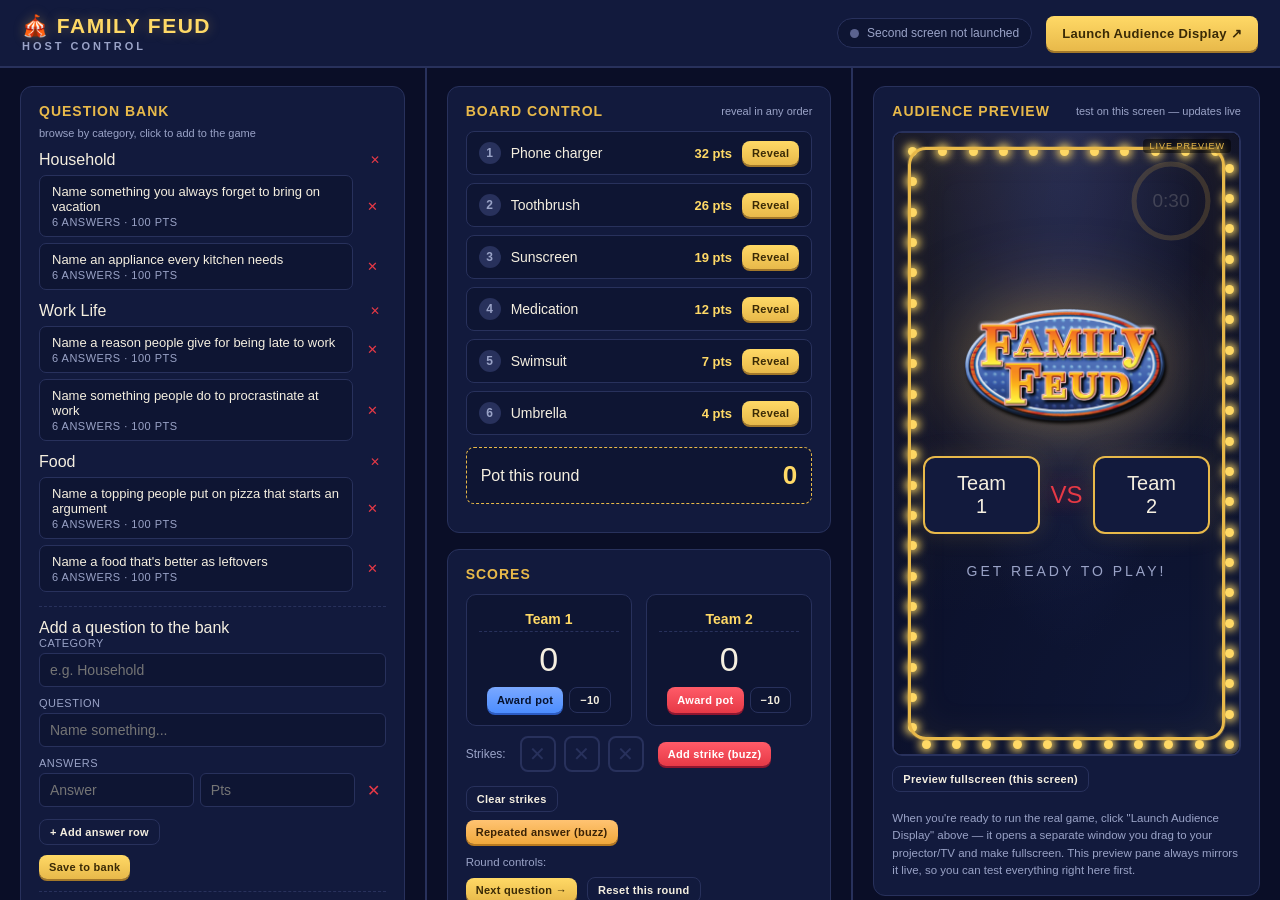
<file: family-feud v1.4/index.html>
<!DOCTYPE html>
<html lang="en">
<head>
<meta charset="UTF-8">
<meta name="viewport" content="width=device-width, initial-scale=1">
<title>Family Feud — Host Control</title>
<link rel="stylesheet" href="style.css">
</head>
<body>
<div id="host-view">

  <div class="host-topbar">
    <h1>🎪 FAMILY FEUD <span>HOST CONTROL</span></h1>
    <div class="topbar-right">
      <div class="status-pill" id="connStatus"><span class="status-dot"></span><span id="connText">Second screen not launched</span></div>
      <button class="btn btn-gold" id="btnLaunch">Launch Audience Display ↗</button>
    </div>
  </div>

  <div class="host-body">
    <div class="host-col left">

      <div class="card">
        <h2>Question Bank <small>browse by category, click to add to the game</small></h2>
        <div id="bankBrowser"></div>

        <div class="bank-draft" style="margin-top:14px;border-top:1px dashed var(--navy-line);padding-top:12px;">
          <div class="category-title">Add a question to the bank</div>
          <div class="editor-field">
            <label>Category</label>
            <input type="text" id="draftCategory" list="draftCategoryList" placeholder="e.g. Household">
            <datalist id="draftCategoryList"></datalist>
          </div>
          <div class="editor-field">
            <label>Question</label>
            <input type="text" id="draftQuestion" placeholder="Name something...">
          </div>
          <div class="editor-field">
            <label>Answers</label>
            <div id="draftAnswerList"></div>
            <button class="btn btn-outline btn-sm" id="btnDraftAddAnswer" style="margin-top:6px;">+ Add answer row</button>
          </div>
          <button class="btn btn-gold btn-sm" id="btnDraftSave">Save to bank</button>
        </div>

        <div class="field-row" style="margin-top:12px;border-top:1px dashed var(--navy-line);padding-top:12px;">
          <label class="btn btn-outline btn-sm file-label" for="txtImportInput">Import into bank (.txt)</label>
          <input type="file" id="txtImportInput" accept=".txt,text/plain" style="display:none;">
          <button class="btn btn-outline btn-sm" id="btnExportTxt">Export bank as .txt</button>
          <button class="btn btn-outline btn-sm" id="btnDownloadExample">Download example .txt</button>
        </div>
        <button class="btn btn-outline btn-sm" id="btnToggleFormatHelp">Format guide ▾</button>
        <div id="formatHelpBody" class="format-help">
          <p>Separate each question with a blank line. Lines starting with <code>#</code> are ignored. Multiple questions can share the same category.</p>
<pre># Family Feud question bank
Category: Household
Question: Name something you always forget to bring on vacation
Phone charger - 32
Toothbrush - 26
Sunscreen - 19
Medication - 12
Swimsuit - 7
Umbrella - 4

Category: Work Life
Question: Name a reason people give for being late to work
Traffic - 35
Overslept - 24</pre>
          <p>The <code>Category:</code> / <code>Question:</code> labels are optional — if left off, the first line of a block is treated as the category and the second as the question. Answers can use <code> - </code>, <code>,</code>, or just a trailing number for points.</p>
        </div>
      </div>

      <div class="card">
        <h2>Rounds <small id="roundCountHint"></small></h2>
        <div class="round-tabs" id="roundTabs"></div>
        <div class="field-row">
          <button class="btn btn-outline btn-sm" id="btnAddRound">+ Add blank round</button>
          <button class="btn btn-outline btn-sm" id="btnDeleteRound">Delete this round</button>
        </div>
        <div class="hint">This is the live sequence for tonight's game — pick questions from the bank above, or add a blank round and write a one-off question by hand below.</div>
      </div>

      <div class="card">
        <h2>Edit question <small>changes apply live</small></h2>
        <div class="editor-field">
          <label>Category</label>
          <input type="text" id="editCategory">
        </div>
        <div class="editor-field">
          <label>Question</label>
          <input type="text" id="editQuestion">
        </div>
        <div class="editor-field">
          <label>Answers (top to bottom = highest to lowest points, typically)</label>
          <div id="answerEditList"></div>
          <button class="btn btn-outline btn-sm" id="btnAddAnswer" style="margin-top:6px;">+ Add answer</button>
        </div>
      </div>

      <div class="card">
        <h2>Settings</h2>
        <div class="field-row">
          <label>Strike limit</label>
          <input type="number" id="strikeLimitInput" min="1" max="5" value="3">
        </div>
      </div>

    </div>

    <div class="host-col mid">

      <div class="card">
        <h2>Board control <small>reveal in any order</small></h2>
        <div id="boardControlList"></div>
        <div class="pot-display">
          <span>Pot this round</span>
          <b id="potValue">0</b>
        </div>
      </div>

      <div class="card">
        <h2>Scores</h2>
        <div class="score-panel">
          <div class="score-box">
            <input type="text" class="team-name" id="team1Name" value="Team 1">
            <div class="score-val" id="team1Score">0</div>
            <div class="score-btns">
              <button class="btn btn-blue btn-sm" id="btnAwardTeam1">Award pot</button>
              <button class="btn btn-outline btn-sm" id="btnMinus1">−10</button>
            </div>
          </div>
          <div class="score-box">
            <input type="text" class="team-name" id="team2Name" value="Team 2">
            <div class="score-val" id="team2Score">0</div>
            <div class="score-btns">
              <button class="btn btn-red btn-sm" id="btnAwardTeam2">Award pot</button>
              <button class="btn btn-outline btn-sm" id="btnMinus2">−10</button>
            </div>
          </div>
        </div>
        <div class="strike-panel">
          <span style="font-size:12px;color:var(--text-dim);">Strikes:</span>
          <div id="strikeBoxes" style="display:flex;gap:8px;"></div>
          <button class="btn btn-red btn-sm" id="btnAddStrike">Add strike (buzz)</button>
          <button class="btn btn-outline btn-sm" id="btnClearStrikes">Clear strikes</button>
        </div>
        <div class="field-row" style="margin-top:8px;">
          <button class="btn btn-amber btn-sm" id="btnRepeatAnswer">Repeated answer (buzz)</button>
        </div>
        <div class="hint">Round controls:</div>
        <div class="field-row" style="margin-top:6px;">
          <button class="btn btn-gold btn-sm" id="btnNextQuestion">Next question →</button>
          <button class="btn btn-outline btn-sm" id="btnResetRound">Reset this round</button>
          <button class="btn btn-outline btn-sm" id="btnResetGame">Reset whole game</button>
        </div>
      </div>

      <div class="card">
        <h2>Timer <small>host-controlled, manual start</small></h2>
        <div class="timer-readout" id="hostTimerReadout">0:30</div>
        <div class="field-row">
          <label>Duration (seconds)</label>
          <input type="number" id="timerDurationInput" min="5" max="600" value="30">
        </div>
        <div class="field-row">
          <button class="btn btn-gold btn-sm" id="btnTimerStart">Start</button>
          <button class="btn btn-outline btn-sm" id="btnTimerPause">Pause</button>
          <button class="btn btn-outline btn-sm" id="btnTimerReset">Reset</button>
        </div>
        <div class="hint">The timer badge appears on the audience display (top-right) whenever you start it. It plays a sound and flashes at zero — nothing else happens automatically, so you decide what to do next.</div>
      </div>

      <div class="card">
        <h2>Game flow</h2>
        <div class="field-row">
          <button class="btn btn-gold btn-sm" id="btnStartGame">Start Game (leave intro)</button>
          <button class="btn btn-outline btn-sm" id="btnShowIntro">Show Intro Screen</button>
        </div>
        <div class="hint">The audience display opens on the intro screen with a "Team A vs Team B" title card. Click "Start Game" when you're ready to move to the first question.</div>
      </div>

    </div>

    <div class="host-col right">
      <div class="card preview-card">
        <h2>Audience Preview <small>test on this screen — updates live</small></h2>
        <div class="preview-frame-wrap">
          <iframe id="previewFrame" title="Audience display preview"></iframe>
        </div>
        <div class="field-row" style="margin-top:10px;">
          <button class="btn btn-outline btn-sm" id="btnPreviewFullscreen">Preview fullscreen (this screen)</button>
        </div>
        <div class="hint">When you're ready to run the real game, click "Launch Audience Display" above — it opens a separate window you drag to your projector/TV and make fullscreen. This preview pane always mirrors it live, so you can test everything right here first.</div>
      </div>
    </div>

  </div>
</div>

<div class="modal-overlay" id="importModal">
  <div class="modal-box">
    <h3>Import into bank</h3>
    <p id="importSummary"></p>
    <div class="import-errors" id="importErrors"></div>
    <div class="modal-actions">
      <button class="btn btn-gold btn-sm" id="btnImportReplace">Replace bank</button>
      <button class="btn btn-outline btn-sm" id="btnImportAdd">Add to bank</button>
      <button class="btn btn-outline btn-sm" id="btnImportCancel">Cancel</button>
    </div>
  </div>
</div>

<script src="script.js"></script>
</body>
</html>
</file>
<file: family-feud v1.4/style.css>
:root{
  --navy-deep:#0A0E27;
  --navy-panel:#121a3d;
  --navy-panel2:#0e1533;
  --navy-line:#28315c;
  --gold:#E8B94A;
  --gold-bright:#FFD966;
  --red:#E63946;
  --red-deep:#8f1630;
  --cream:#F5EFE0;
  --text-dim:#9AA3C7;
  --green:#3DDC84;
  --blue-team:#4C8DFF;
  --font-display:'Arial Black', Impact, 'Haettenschweiler', 'Franklin Gothic Bold', sans-serif;
  --font-body:'Segoe UI', Tahoma, Geneva, sans-serif;
}
*{box-sizing:border-box;}
html,body{margin:0;padding:0;height:100%;background:var(--navy-deep);color:var(--cream);font-family:var(--font-body);}
::selection{background:var(--gold);color:var(--navy-deep);}
button{font-family:var(--font-body);cursor:pointer;}
input,select,textarea{font-family:var(--font-body);}
button:focus-visible, input:focus-visible, [tabindex]:focus-visible{outline:3px solid var(--gold-bright);outline-offset:2px;}

#host-view{display:flex;flex-direction:column;height:100vh;overflow:hidden;}
.host-topbar{display:flex;align-items:center;justify-content:space-between;padding:14px 22px;background:var(--navy-panel);border-bottom:2px solid var(--navy-line);flex:0 0 auto;}
.host-topbar h1{font-family:var(--font-display);font-size:21px;letter-spacing:1.5px;margin:0;color:var(--gold-bright);text-shadow:0 0 12px rgba(232,185,74,.35);}
.host-topbar h1 span{display:block;font-size:11px;letter-spacing:3px;color:var(--text-dim);font-family:var(--font-body);text-shadow:none;margin-top:2px;}
.topbar-right{display:flex;align-items:center;gap:14px;}
.status-pill{display:flex;align-items:center;gap:8px;font-size:12px;padding:7px 12px;border-radius:20px;background:var(--navy-panel2);border:1px solid var(--navy-line);color:var(--text-dim);transition:.2s;}
.status-dot{width:9px;height:9px;border-radius:50%;background:#5b638f;transition:.2s;}
.status-pill.connected .status-dot{background:var(--green);box-shadow:0 0 8px var(--green);animation:pulseDot 1.5s infinite;}
.status-pill.connected{color:var(--green);border-color:rgba(61,220,132,.4);}
@keyframes pulseDot{0%,100%{opacity:1;}50%{opacity:.4;}}

.btn{border:none;border-radius:8px;padding:10px 16px;font-weight:700;font-size:13px;letter-spacing:.3px;transition:transform .12s ease, box-shadow .12s ease, opacity .12s ease;}
.btn:active{transform:scale(.96);}
.btn-gold{background:linear-gradient(180deg,var(--gold-bright),var(--gold));color:#3a2a06;box-shadow:0 2px 0 #a3782a;}
.btn-gold:hover{box-shadow:0 3px 10px rgba(232,185,74,.4);}
.btn-red{background:linear-gradient(180deg,#ff5b68,var(--red));color:#fff;box-shadow:0 2px 0 var(--red-deep);}
.btn-amber{background:linear-gradient(180deg,#ffc372,#F0A83C);color:#3a2205;box-shadow:0 2px 0 #b8791f;}
.btn-blue{background:linear-gradient(180deg,#7aa8ff,var(--blue-team));color:#06122e;box-shadow:0 2px 0 #2c5cc4;}
.btn-outline{background:transparent;border:1px solid var(--navy-line);color:var(--cream);}
.btn-outline:hover{border-color:var(--gold);color:var(--gold-bright);}
.btn:disabled{opacity:.35;cursor:not-allowed;transform:none;box-shadow:none;}
.btn-sm{padding:6px 10px;font-size:11px;}

.host-body{flex:1 1 auto;display:grid;grid-template-columns:1fr 1fr 1fr;gap:0;overflow:hidden;}
.host-col{overflow-y:auto;padding:18px 20px 40px;}
.host-col.left{border-right:2px solid var(--navy-line);}
.host-col.mid{border-right:2px solid var(--navy-line);}

.card{background:var(--navy-panel);border:1px solid var(--navy-line);border-radius:12px;padding:16px 18px;margin-bottom:16px;animation:cardIn .35s ease both;}
@keyframes cardIn{from{opacity:0;transform:translateY(6px);}to{opacity:1;transform:translateY(0);}}
.card h2{font-family:var(--font-display);font-size:14px;letter-spacing:1px;margin:0 0 12px;color:var(--gold);text-transform:uppercase;display:flex;align-items:center;justify-content:space-between;gap:8px;flex-wrap:wrap;}
.card h2 small{font-family:var(--font-body);text-transform:none;letter-spacing:0;color:var(--text-dim);font-weight:400;font-size:11px;}

.field-row{display:flex;align-items:center;gap:10px;margin-bottom:10px;flex-wrap:wrap;}
.field-row label{flex:0 0 150px;font-size:13px;color:var(--text-dim);}
.field-row input[type=number]{width:70px;background:var(--navy-panel2);border:1px solid var(--navy-line);color:var(--cream);border-radius:6px;padding:6px 8px;}
.field-row input[type=text]{flex:1;background:var(--navy-panel2);border:1px solid var(--navy-line);color:var(--cream);border-radius:6px;padding:6px 8px;min-width:0;}

.round-tabs{display:flex;gap:6px;flex-wrap:wrap;margin-bottom:12px;}

.bank-category-block{margin-bottom:12px;}
.bank-category-block .category-title{display:flex;align-items:center;justify-content:space-between;gap:8px;}
.bank-category-block .category-title span{flex:1;}
.bank-del-cat{background:none;border:none;color:var(--red);font-size:12px;padding:2px 6px;flex:0 0 auto;}
.bank-question-list{display:flex;flex-direction:column;gap:6px;margin-top:6px;}
.bank-question-row{display:flex;align-items:stretch;gap:6px;}
.bank-question-pick{
  flex:1;text-align:left;background:var(--navy-panel2);border:1px solid var(--navy-line);border-radius:7px;
  padding:8px 12px;cursor:pointer;transition:.12s;display:flex;flex-direction:column;gap:2px;min-width:0;
}
.bank-question-pick:hover{border-color:var(--gold);background:rgba(232,185,74,.08);}
.bank-question-pick .bq-text{font-size:13px;color:var(--cream);}
.bank-question-pick .bq-meta{font-size:11px;color:var(--text-dim);text-transform:uppercase;letter-spacing:.5px;}
.bank-del-q{background:none;border:none;color:var(--red);font-size:13px;padding:0 8px;flex:0 0 auto;}
.bank-draft datalist{display:none;}

.round-tab{background:var(--navy-panel2);border:1px solid var(--navy-line);color:var(--text-dim);border-radius:6px;padding:6px 10px;font-size:12px;transition:.12s;}
.round-tab:hover{border-color:var(--gold);color:var(--gold-bright);}
.round-tab.active{background:var(--gold);border-color:var(--gold);color:#3a2a06;font-weight:700;}

.editor-field{margin-bottom:10px;}
.editor-field label{display:block;font-size:11px;color:var(--text-dim);text-transform:uppercase;letter-spacing:.5px;margin-bottom:4px;}
.editor-field input{width:100%;background:var(--navy-panel2);border:1px solid var(--navy-line);color:var(--cream);border-radius:6px;padding:8px 10px;font-size:14px;}
.answer-edit-row{display:flex;gap:6px;margin-bottom:6px;align-items:center;}
.answer-edit-row input.ans-text{flex:1;background:var(--navy-panel2);border:1px solid var(--navy-line);color:var(--cream);border-radius:6px;padding:7px 9px;min-width:0;}
.answer-edit-row input.ans-pts{width:70px;background:var(--navy-panel2);border:1px solid var(--navy-line);color:var(--cream);border-radius:6px;padding:7px 9px;}
.answer-edit-row button{flex:0 0 auto;background:none;border:none;color:var(--red);font-size:16px;padding:0 6px;}

.board-row{display:flex;align-items:center;justify-content:space-between;gap:10px;background:var(--navy-panel2);border:1px solid var(--navy-line);border-radius:8px;padding:9px 12px;margin-bottom:8px;transition:.2s;}
.board-row .ans-info{display:flex;align-items:center;gap:10px;font-size:14px;}
.board-row .rank{width:22px;height:22px;border-radius:50%;background:var(--navy-line);color:var(--text-dim);font-size:12px;font-weight:700;display:flex;align-items:center;justify-content:center;flex:0 0 auto;}
.board-row.revealed{border-color:var(--green);}
.board-row.revealed .rank{background:var(--green);color:#06331b;}
.board-row .pts{color:var(--gold-bright);font-weight:700;font-size:13px;}

.pot-display{display:flex;align-items:center;justify-content:space-between;background:var(--navy-panel2);border:1px dashed var(--gold);border-radius:8px;padding:12px 14px;margin:12px 0;}
.pot-display b{font-family:var(--font-display);font-size:26px;color:var(--gold-bright);transition:.2s;}

.score-panel{display:flex;gap:14px;}
.score-box{flex:1;background:var(--navy-panel2);border:1px solid var(--navy-line);border-radius:10px;padding:12px;text-align:center;}
.score-box input.team-name{width:100%;text-align:center;background:transparent;border:none;border-bottom:1px dashed var(--navy-line);color:var(--gold-bright);font-weight:700;font-size:14px;padding:4px;margin-bottom:8px;}
.score-box .score-val{font-family:var(--font-display);font-size:34px;color:var(--cream);}
.score-box .score-btns{display:flex;gap:6px;justify-content:center;margin-top:8px;}

.strike-panel{display:flex;align-items:center;gap:14px;margin-top:10px;flex-wrap:wrap;}
.strike-x{width:36px;height:36px;border-radius:8px;border:2px solid var(--navy-line);display:flex;align-items:center;justify-content:center;font-family:var(--font-display);font-size:20px;color:var(--navy-line);transition:.15s;}
.strike-x.active{border-color:var(--red);color:var(--red);background:rgba(230,57,70,.12);}

.hint{font-size:11.5px;color:var(--text-dim);line-height:1.5;margin-top:8px;}

.timer-readout{font-family:var(--font-display);font-size:36px;color:var(--gold-bright);text-align:center;margin-bottom:10px;letter-spacing:1px;}

.file-label{display:inline-flex;align-items:center;}
.format-help{display:none;background:var(--navy-panel2);border:1px solid var(--navy-line);border-radius:8px;padding:10px 14px;margin-top:8px;font-size:12px;color:var(--text-dim);line-height:1.5;}
.format-help.open{display:block;animation:cardIn .25s ease both;}
.format-help pre{background:var(--navy-deep);border:1px solid var(--navy-line);border-radius:6px;padding:10px;font-size:11px;color:var(--cream);overflow-x:auto;white-space:pre;}
.format-help code{background:var(--navy-deep);padding:1px 5px;border-radius:4px;color:var(--gold-bright);}

.modal-overlay{position:fixed;inset:0;background:rgba(5,8,20,.72);display:none;align-items:center;justify-content:center;z-index:200;}
.modal-overlay.show{display:flex;animation:cardIn .2s ease both;}
.modal-box{background:var(--navy-panel);border:1px solid var(--gold);border-radius:12px;padding:22px 24px;width:min(440px,90vw);box-shadow:0 20px 60px rgba(0,0,0,.5);}
.modal-box h3{font-family:var(--font-display);color:var(--gold-bright);margin:0 0 10px;letter-spacing:.5px;font-size:17px;}
.modal-box p{font-size:13px;color:var(--cream);line-height:1.5;margin:0 0 10px;}
.import-errors{max-height:140px;overflow-y:auto;font-size:11.5px;color:#ff9aa2;background:var(--navy-panel2);border:1px solid var(--navy-line);border-radius:6px;padding:8px 10px;margin-bottom:12px;}
.import-errors:empty{display:none;}
.modal-actions{display:flex;gap:8px;flex-wrap:wrap;justify-content:flex-end;}

.preview-card{height:calc(100vh - 90px);display:flex;flex-direction:column;}
.preview-frame-wrap{flex:1;min-height:0;border-radius:10px;overflow:hidden;border:2px solid var(--navy-line);background:#000;position:relative;}
.preview-frame-wrap::before{content:"LIVE PREVIEW";position:absolute;top:6px;right:8px;font-size:9px;letter-spacing:1px;color:var(--gold);background:rgba(0,0,0,.5);padding:2px 6px;border-radius:4px;z-index:5;}
#previewFrame{width:100%;height:100%;border:none;display:block;background:#000;}
#previewFrame:fullscreen{width:100vw;height:100vh;}
#previewFrame:-webkit-full-screen{width:100vw;height:100vh;}
</file>
